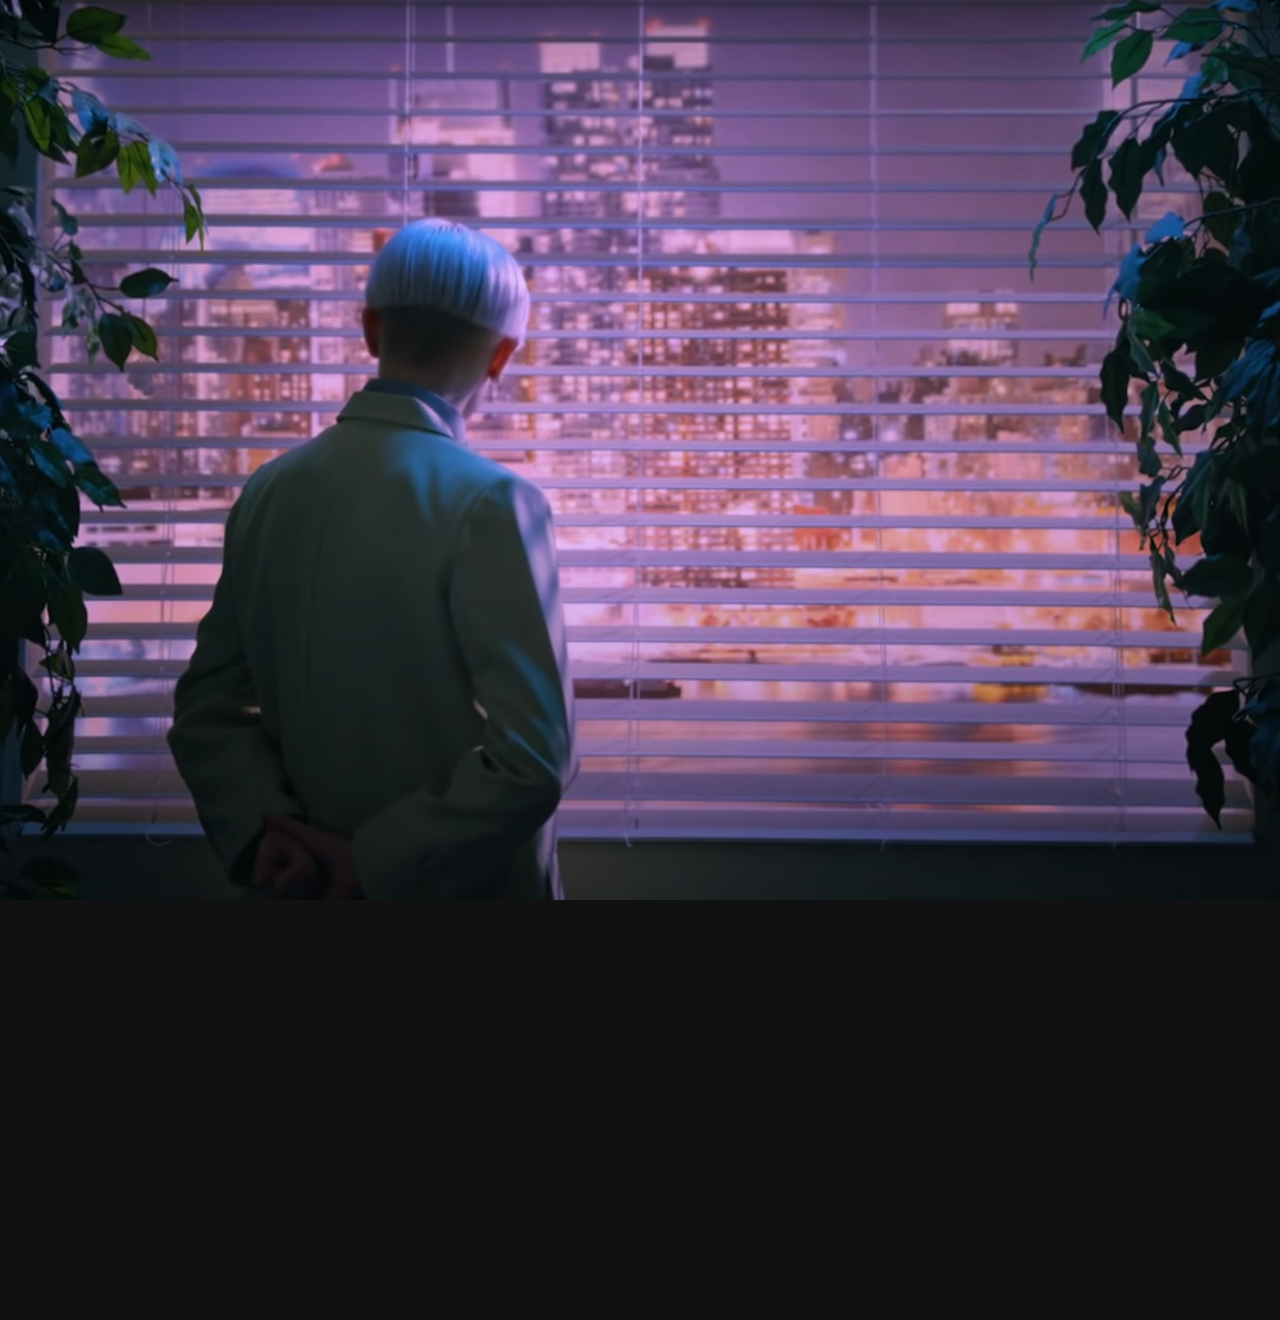
<file: video/index.html>
<html lang="en">
  <head>
    <meta charset="utf-8" />
    <link rel="stylesheet" type="text/css" href="style.css" />
  </head>
  <body data-control="167.383333333:30">
    <div id="kara-image-container"></div>
    <div id="kara-group-container"></div>
    <script src="../song-data.js"></script>
    <script src="script.js"></script>
    <script src="../vendor/WebVfx.js"></script>
  </body>
</html>
</file>
<file: video/style.css>
body,
html {
  background: #111;
  height: 100%;
  width: 100%;
  padding: 0;
  margin: 0;
  box-sizing: border-box;
  overflow: hidden;
  position: relative;
}

#kara-image-container {
  position: absolute;
  left: 0;
  top: 0;
  right: 0;
  bottom: 0;
}

.kara-image {
  position: absolute;
  left: 0;
  top: 0;
  right: 0;
  bottom: 0;
  background-size: cover;
  opacity: 0;
  background-position: center center;
}

#kara-group-container {
  position: absolute;
  left: 0;
  top: 0;
  right: 0;
  bottom: 0;
  white-space: pre;
  font-size: 65px;
  font-family: Georgia, "Times New Roman", Times, serif;
  text-align: center;
  font-weight: 400;
}

.kara-group {
  position: absolute;
  top: 0;
  left: 0;
  right: 0;
}

.kara-newline {
  height: 40px;
  overflow: hidden;
}

.kara-segment {
  display: inline-block;
  position: relative;
}

.kara-text {
  color: #fff;
  text-shadow: 3px 3px 10px #000, 3px 3px 10px #000, 3px 3px 20px #000;
}

.kara-text-highlight {
  color: #f3f;
  position: absolute;
  left: 0;
  top: 0;
  bottom: 0;
  overflow: hidden;
  width: 0;
  text-shadow: 0 0 2px #f3f, 0 0 2px #f3f, 0 0 2px #f3f;
}
</file>
